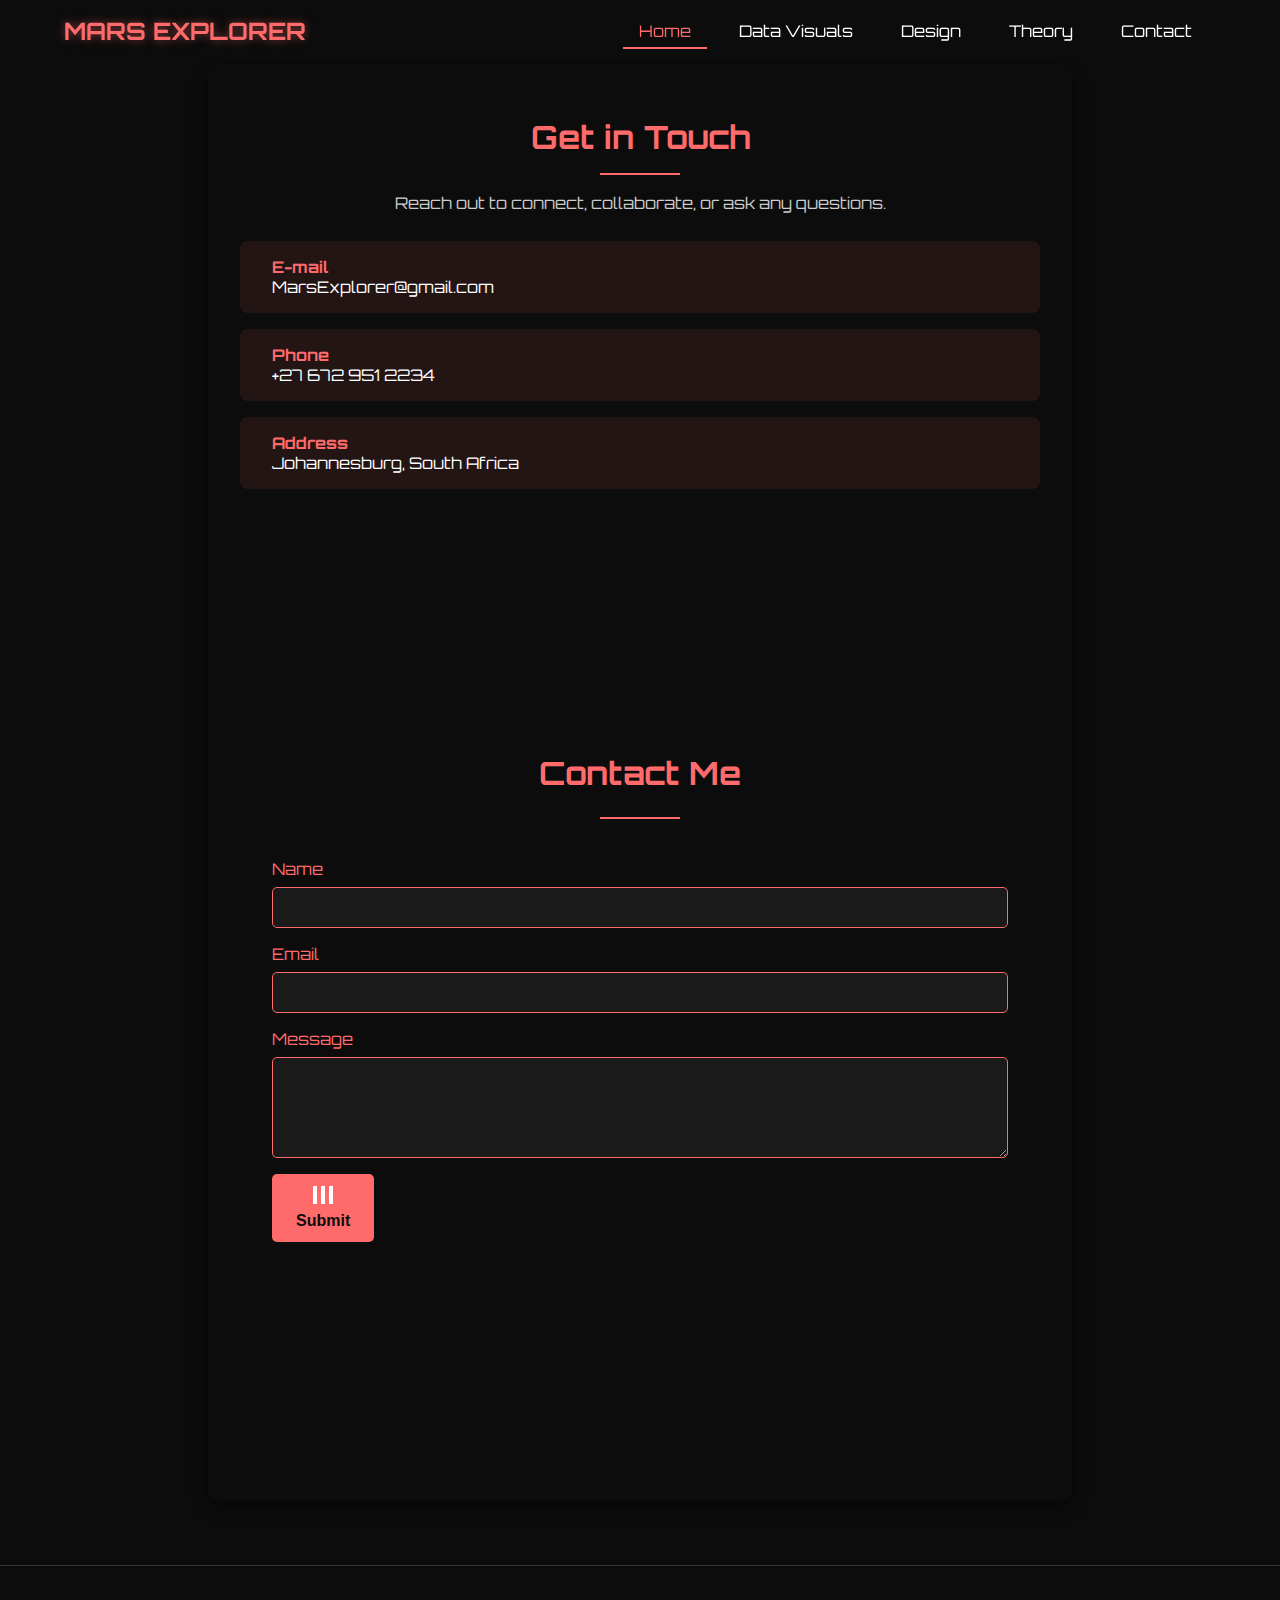
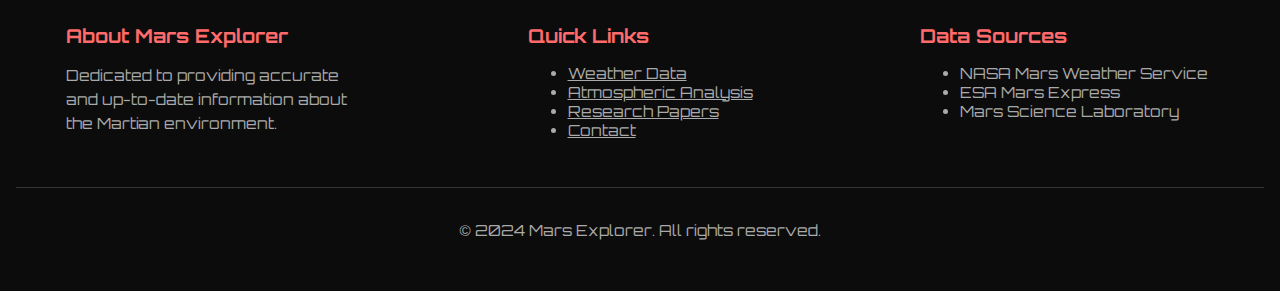
<file: contact.html>
<!DOCTYPE html>
<html lang="en">
<head>
    <meta charset="UTF-8">
    <meta name="viewport" content="width=device-width, initial-scale=1.0">
    <title>Mars Explorer</title>
    <link rel="stylesheet" href="style1.css">
    <link rel="stylesheet" href="script.js">
    <link href="https://fonts.googleapis.com/css2?family=Orbitron:wght@400;700&family=Roboto:wght@300;400;700&display=swap" rel="stylesheet">
</head>
<body>
    <header>
        <nav class="navbar">
            <div class="navbar-logo">
                <a href="#" class="logo-text">MARS EXPLORER</a>
            </div>
            <ul class="nav-links">
                <li><a href="index.html" class="nav-link active">Home</a></li>
                <li><a href="datav.html" class="nav-link">Data Visuals</a></li>
                <li><a href="design.html" class="nav-link">Design</a></li>
                <li><a href="theory.html" class="nav-link">Theory</a></li>
                <li><a href="contact.html" class="nav-link">Contact</a></li>
              </ul>
            <div class="nav-toggle">
                <span></span>
                <span></span>
                <span></span>
            </div>
        </nav>
    </header>

            <div class="page">
                <main class="contact-main">
                    <div class="contact-full">
                        <div class="contact-section">
                            <h1>Get in Touch</h1>
                            <div class="border-line"></div>
                            <p class="contact-intro">Reach out to connect, collaborate, or ask any questions.</p>
                            <div class="cs-item email">
                                <div class="icon"><i class="fas fa-envelope"></i></div>
                                <div class="text">
                                    <div class="placeHolder">E-mail</div>
                                    <div class="info">MarsExplorer@gmail.com</div>
                                </div>
                            </div>
                            <div class="cs-item number">
                                <div class="icon"><i class="fas fa-phone"></i></div>
                                <div class="text">
                                    <div class="placeHolder">Phone</div>
                                    <div class="info">+27 672 951 2234</div>
                                </div>
                            </div>
                            <div class="cs-item address">
                                <div class="icon"><i class="fas fa-map-marker-alt"></i></div>
                                <div class="text">
                                    <div class="placeHolder">Address</div>
                                    <div class="info">Johannesburg, South Africa</div>
                                </div>
                            </div>
                        </div>
                        
                        <section class="contact-form">
                            <h1>Contact Me</h1>
                            <div class="border-line"></div>
                            <form id="contact-form" class="form-section" novalidate>
                                <div class="form-group">
                                    <label for="name">Name</label>
                                    <input type="text" id="name" name="name" required>
                                </div>
                                <div class="form-group">
                                    <label for="email">Email</label>
                                    <input type="email" id="email" name="email" required>
                                </div>
                                <div class="form-group">
                                    <label for="message">Message</label>
                                    <textarea id="message" name="message" rows="5" required></textarea>
                                </div>
                                <div class="error"><i class="fa-solid fa-circle-xmark error-icon"></i>Please fill out all fields</div>
                                <div class="email-error"><i class="fa-solid fa-circle-xmark error-icon"></i>Email address is not valid</div>
                                <button type="submit" id="contact-submit" class="contact-button">
                                    <div class="contact-load">
                                        <div class="line"></div>
                                        <div class="line"></div>
                                        <div class="line"></div>
                                    </div>
                                    <div class="submit-text">Submit</div>
                                </button>
                            </form>
                        </section>
                    </div>
                </main>
    <!-- Footer -->
    <footer class="bg-gray-900 border-t border-gray-800 mt-12">
        <div class="max-w-7xl mx-auto px-4 sm:px-6 lg:px-8 py-8">
            <div class="grid grid-cols-1 md:grid-cols-3 gap-8">
                <div>
                    <h4 class="text-lg font-semibold text-gray-100 mb-4">About Mars Explorer</h4>
                    <p class="text-gray-400">
                        Dedicated to providing accurate and up-to-date information about the Martian environment.
                    </p>
                </div>
                <div>
                    <h4 class="text-lg font-semibold text-gray-100 mb-4">Quick Links</h4>
                    <ul class="space-y-2 text-gray-400">
                        <li><a href="#" class="hover:text-gray-200">Weather Data</a></li>
                        <li><a href="#" class="hover:text-gray-200">Atmospheric Analysis</a></li>
                        <li><a href="#" class="hover:text-gray-200">Research Papers</a></li>
                        <li><a href="#" class="hover:text-gray-200">Contact</a></li>
                    </ul>
                </div>
                <div>
                    <h4 class="text-lg font-semibold text-gray-100 mb-4">Data Sources</h4>
                    <ul class="space-y-2 text-gray-400">
                        <li>NASA Mars Weather Service</li>
                        <li>ESA Mars Express</li>
                        <li>Mars Science Laboratory</li>
                    </ul>
                </div>
            </div>
            <div class="mt-8 pt-8 border-t border-gray-800 text-center text-gray-400">
                <p>&copy; 2024 Mars Explorer. All rights reserved.</p>
            </div>
        </div>
    </footer>
</body>
</html>
</file>
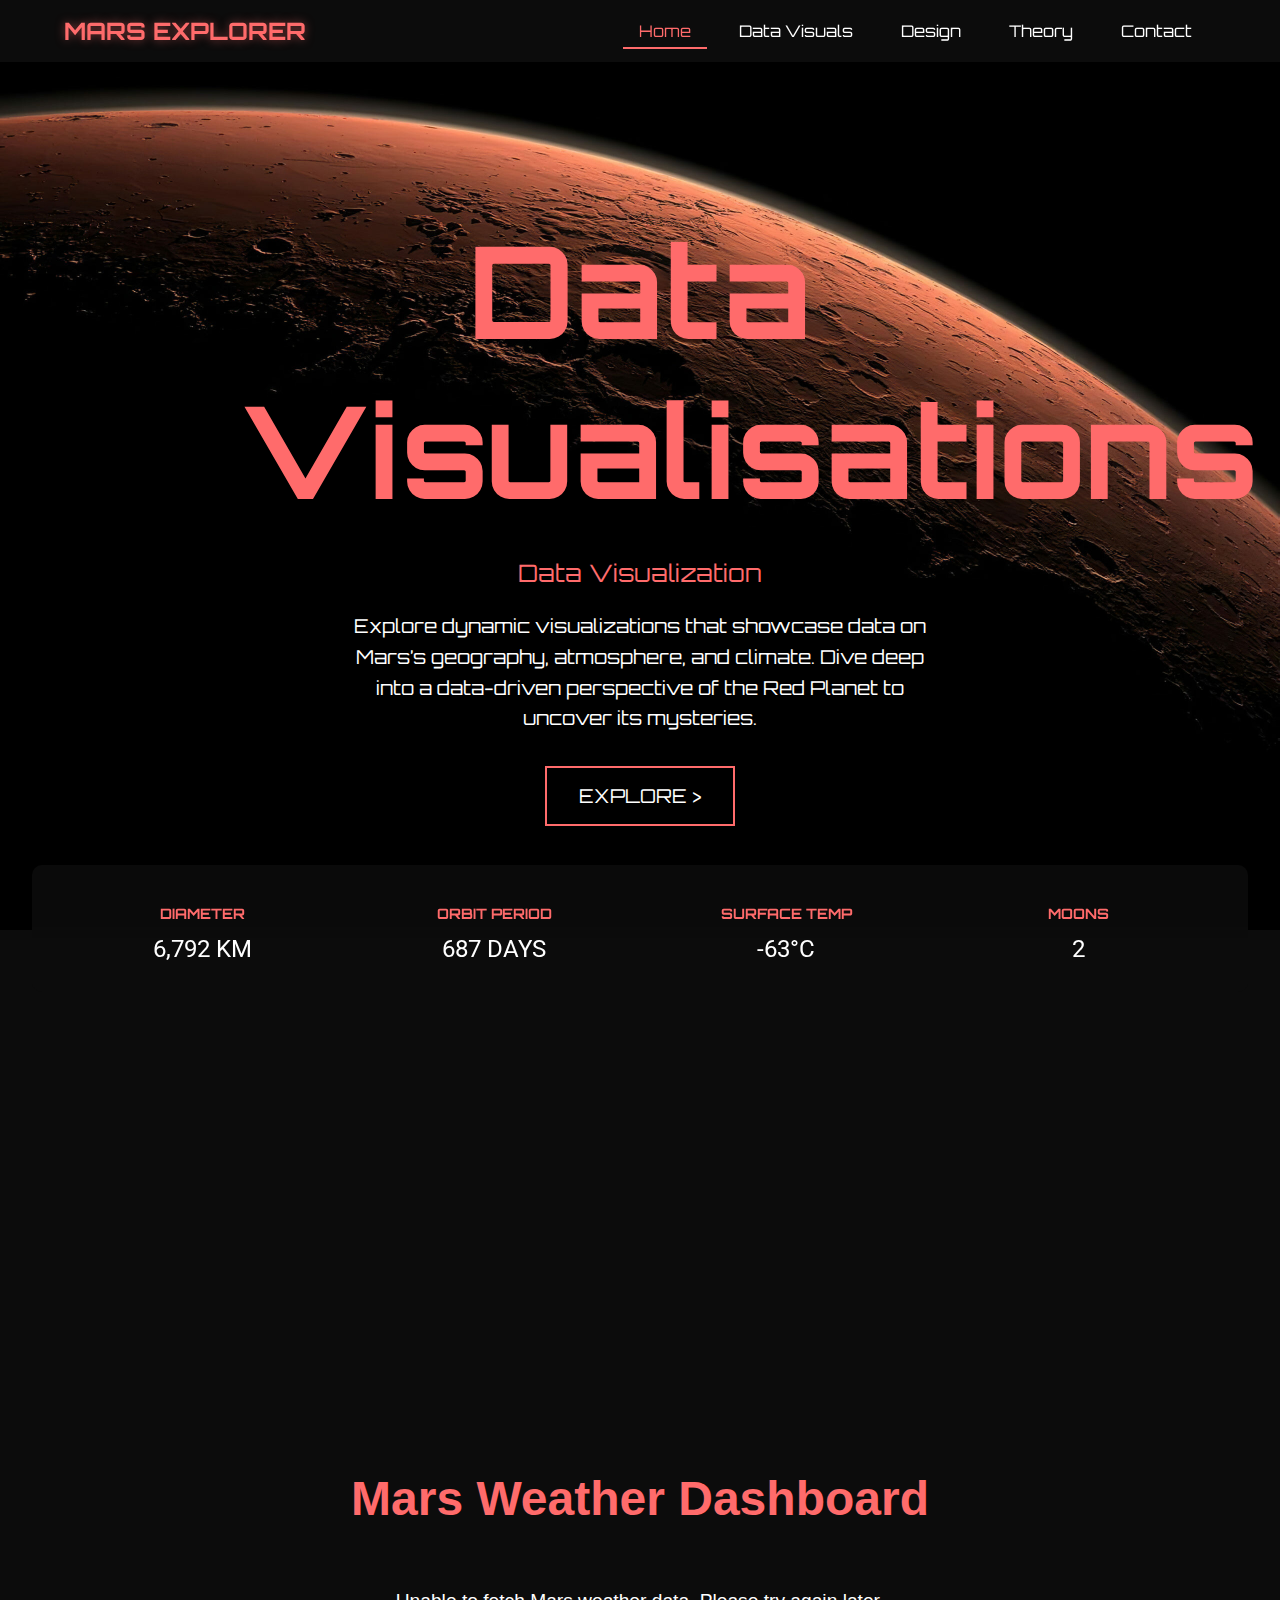
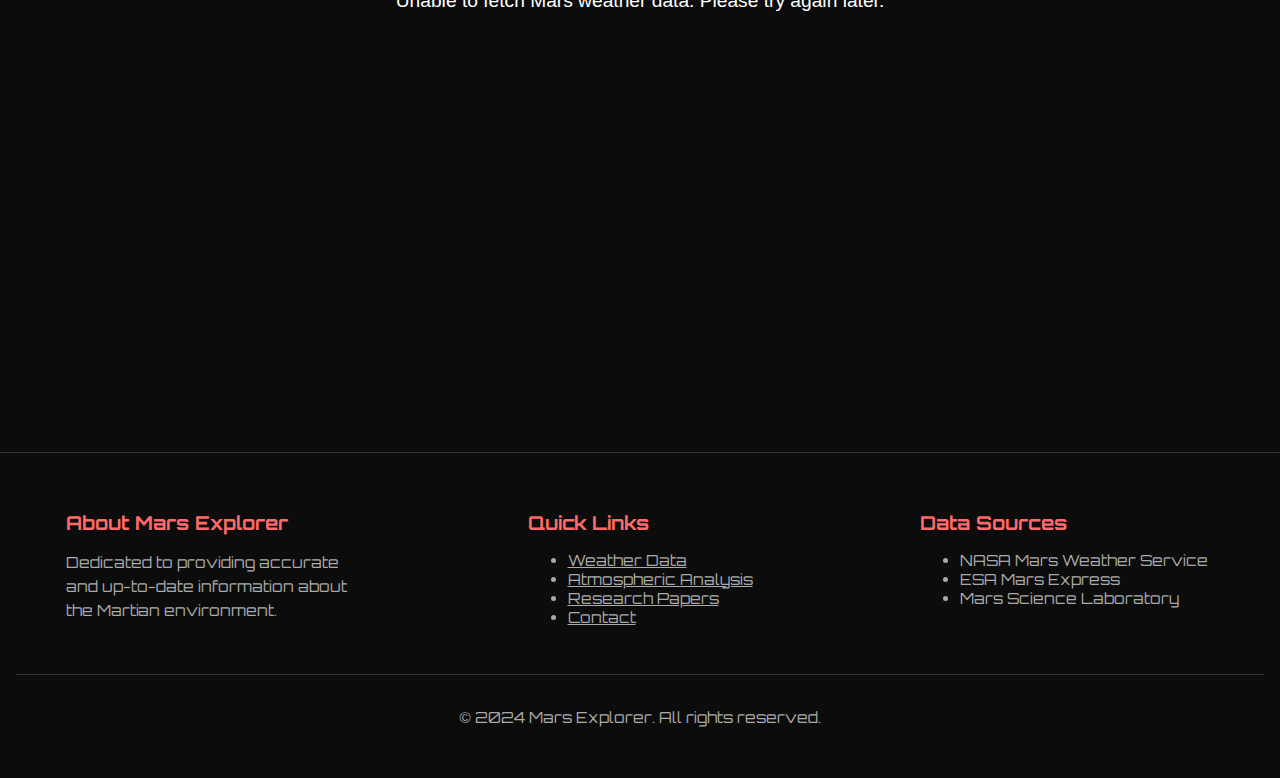
<file: datav.html>
<!DOCTYPE html>
<html lang="en">
<head>
    <meta charset="UTF-8">
    <meta name="viewport" content="width=device-width, initial-scale=1.0">
    <title>Mars Explorer</title>
    <link rel="stylesheet" href="style1.css">
    <link href="https://fonts.googleapis.com/css2?family=Orbitron:wght@400;700&family=Roboto:wght@300;400;700&display=swap" rel="stylesheet">
    <script src="https://d3js.org/d3.v7.min.js"></script>
    
    <script src="script.js"></script>
    
</head>
<body>
    <header>
        <nav class="navbar">
            <div class="navbar-logo">
                <a href="#" class="logo-text">MARS EXPLORER</a>
            </div>
            <ul class="nav-links">
                <li><a href="index.html" class="nav-link active">Home</a></li>
                <li><a href="datav.html" class="nav-link">Data Visuals</a></li>
                <li><a href="design.html" class="nav-link">Design</a></li>
                <li><a href="theory.html" class="nav-link">Theory</a></li>
                <li><a href="contact.html" class="nav-link">Contact</a></li>
              </ul>
            <div class="nav-toggle">
                <span></span>
                <span></span>
                <span></span>
            </div>
        </nav>
    </header>

    <main>
        <section id="home">
            <div class="content">
                <h1>Data Visualisations</h1>
                <p class="subtitle">Data Visualization</p>
                <p class="description">Explore dynamic visualizations that showcase data on Mars’s geography, atmosphere, and climate. Dive deep into a data-driven perspective of the Red Planet to uncover its mysteries.</p>
                <button class="explore-btn">EXPLORE ></button>
            </div>
            <div class="mars-facts">
                <div class="fact-item">
                    <h3>DIAMETER</h3>
                    <p>6,792 KM</p>
                </div>
                <div class="fact-item">
                    <h3>ORBIT PERIOD</h3>
                    <p>687 DAYS</p>
                </div>
                <div class="fact-item">
                    <h3>SURFACE TEMP</h3>
                    <p>-63°C</p>
                </div>
                <div class="fact-item">
                    <h3>MOONS</h3>
                    <p>2</p>
                </div>
            </div>
        </section>

        <section id="weather">
            <h2>Mars Weather Dashboard</h2>
            <div id="weather-container">
                <div id="loading">Loading Mars weather data...</div>
                
                <div id="weather-error" style="display: none">
                    Unable to fetch Mars weather data. Please try again later.
                </div>

                <div id="weather-dashboard" style="display: none">
                    <div class="dashboard-header">
                        <div id="current-sol"></div>
                        <div id="date-selector">
                            <button id="prev-sol">◀</button>
                            <span id="current-earth-date"></span>
                            <button id="next-sol">▶</button>
                        </div>
                        <div id="current-season"></div>
                    </div>

                    <div class="dashboard-grid">
                        <div id="temperature-card" class="dashboard-card">
                            <h3>Temperature</h3>
                            <div id="avg-temp" class="main-value"></div>
                            <div class="sub-values">
                                <span id="min-temp"></span> | <span id="max-temp"></span>
                            </div>
                            <div id="temp-chart" class="chart-container"></div>
                        </div>

                        <div id="wind-card" class="dashboard-card">
                            <h3>Wind</h3>
                            <div id="wind-speed" class="main-value"></div>
                            <div id="wind-direction-display"></div>
                            <div id="wind-speed-chart" class="chart-container"></div>
                            <!-- <div id="wind-rose" class="chart-container"></div> -->
                        </div>

                        <div id="pressure-card" class="dashboard-card">
                            <h3>Atmospheric Pressure</h3>
                            <div id="pressure" class="main-value"></div>
                            <div id="pressure-chart" class="chart-container"></div>
                        </div>
                    </div>

                    <div id="info-card" class="dashboard-card">
                        <h3>Mars Weather Facts</h3>
                        <div id="info-content" class="info-grid">
                            <div id="temperature-info" class="info-item">
                                <h4>Temperature</h4>
                                <p>Mars is much colder than Earth due to its thin atmosphere and greater distance from the Sun.</p>
                            </div>
                            <div id="atmosphere-info" class="info-item">
                                <h4>Atmosphere</h4>
                                <p>The Martian atmosphere is primarily composed of carbon dioxide (95%), nitrogen (3%), and argon (1.6%).</p>
                            </div>
                            <div id="pressure-info" class="info-item">
                                <h4>Pressure</h4>
                                <p>Atmospheric pressure on Mars is less than 1% of Earth's average sea-level pressure.</p>
                            </div>
                            <div id="seasons-info" class="info-item">
                                <h4>Seasons</h4>
                                <p>Mars experiences seasons similar to Earth, but they last about twice as long due to Mars' longer year.</p>
                            </div>
                        </div>
                    </div>
                </div>
            </div>
        </section>

        
    </main>
        <!-- Footer -->
        <footer class="bg-gray-900 border-t border-gray-800 mt-12">
            <div class="max-w-7xl mx-auto px-4 sm:px-6 lg:px-8 py-8">
                <div class="grid grid-cols-1 md:grid-cols-3 gap-8">
                    <div>
                        <h4 class="text-lg font-semibold text-gray-100 mb-4">About Mars Explorer</h4>
                        <p class="text-gray-400">
                            Dedicated to providing accurate and up-to-date information about the Martian environment.
                        </p>
                    </div>
                    <div>
                        <h4 class="text-lg font-semibold text-gray-100 mb-4">Quick Links</h4>
                        <ul class="space-y-2 text-gray-400">
                            <li><a href="#" class="hover:text-gray-200">Weather Data</a></li>
                            <li><a href="#" class="hover:text-gray-200">Atmospheric Analysis</a></li>
                            <li><a href="#" class="hover:text-gray-200">Research Papers</a></li>
                            <li><a href="#" class="hover:text-gray-200">Contact</a></li>
                        </ul>
                    </div>
                    <div>
                        <h4 class="text-lg font-semibold text-gray-100 mb-4">Data Sources</h4>
                        <ul class="space-y-2 text-gray-400">
                            <li>NASA Mars Weather Service</li>
                            <li>ESA Mars Express</li>
                            <li>Mars Science Laboratory</li>
                        </ul>
                    </div>
                </div>
                <div class="mt-8 pt-8 border-t border-gray-800 text-center text-gray-400">
                    <p>&copy; 2024 Mars Explorer. All rights reserved.</p>
                </div>
            </div>
        </footer>
    </body>
    </html>
    
    
</body>
</html>
</file>
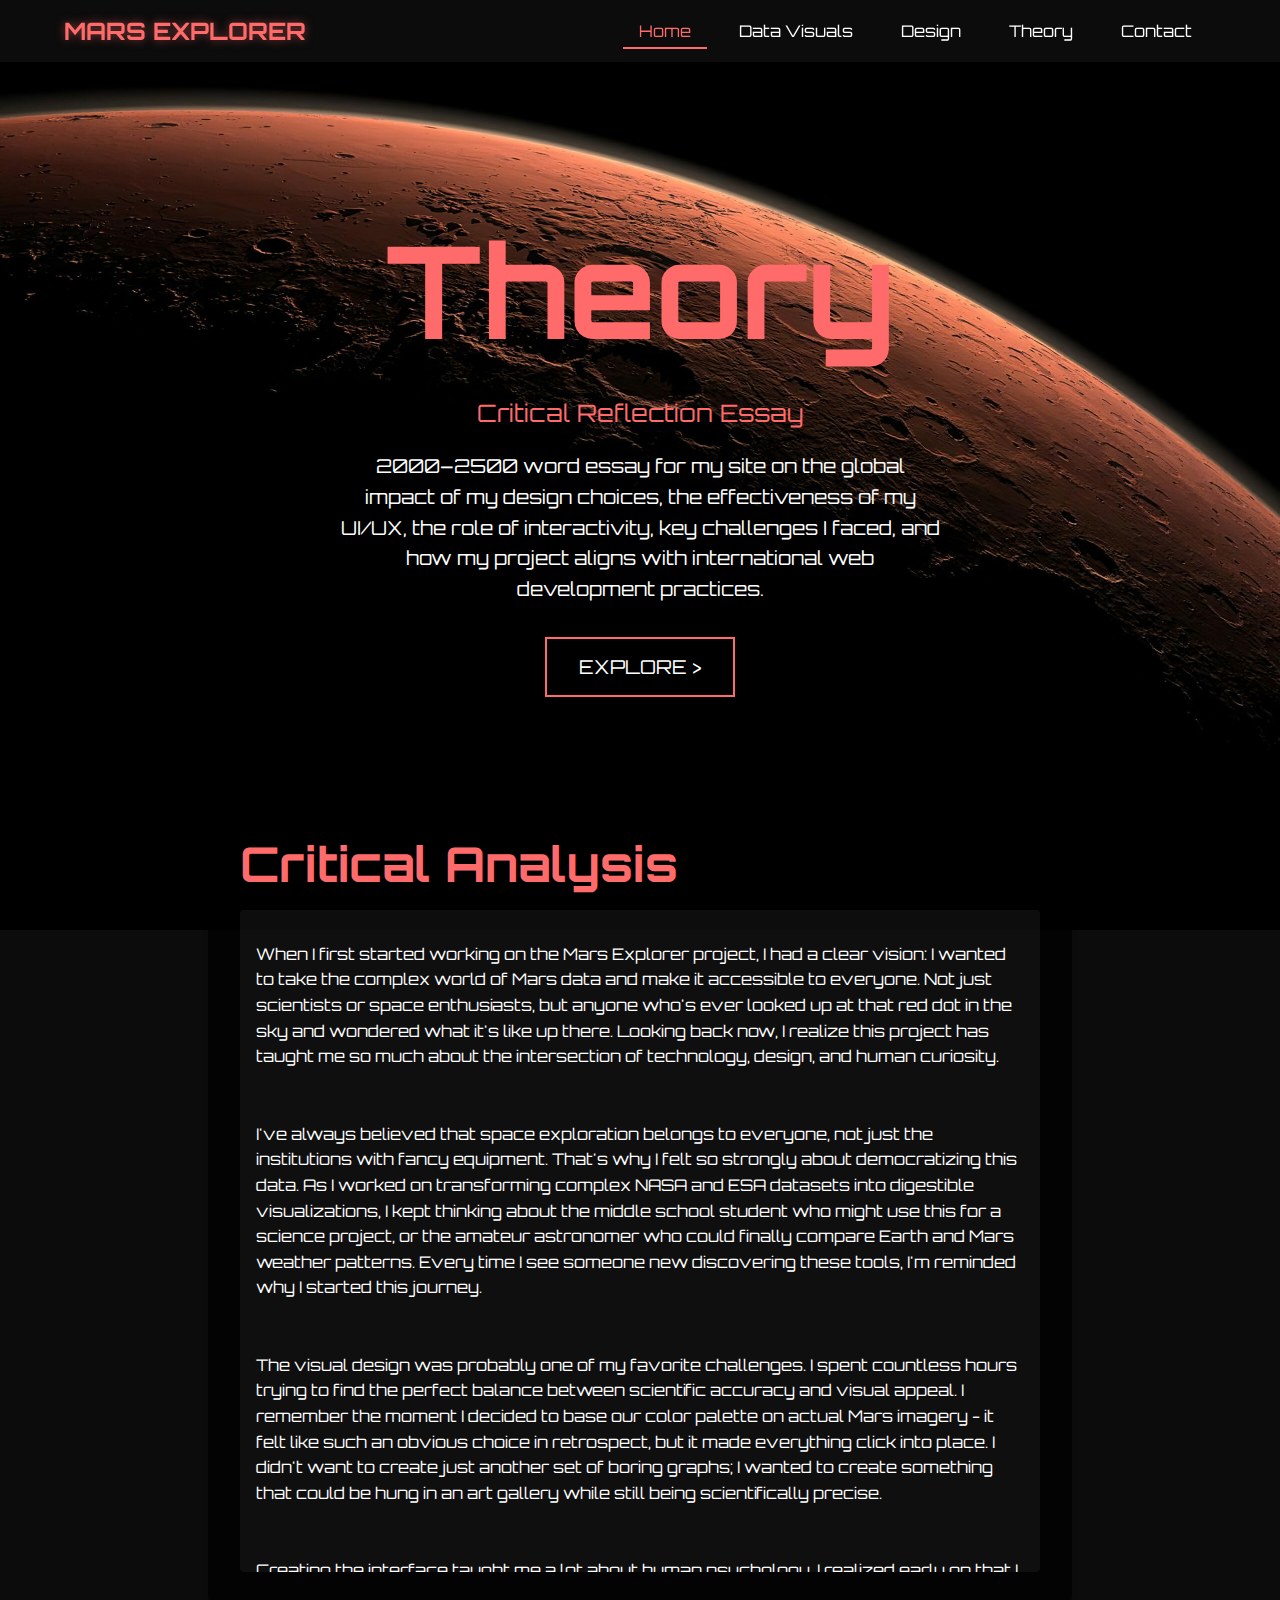
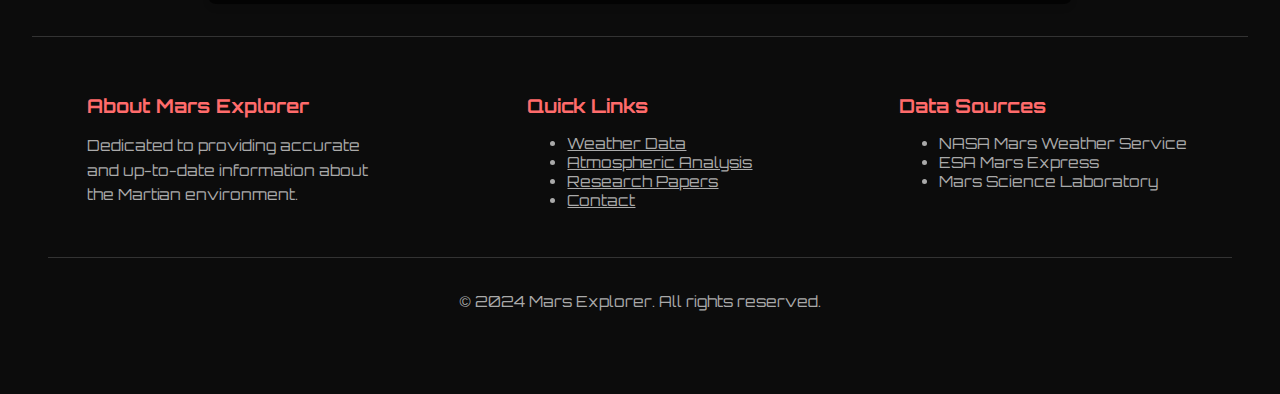
<file: theory.html>
<!DOCTYPE html>
<html lang="en">
<head>
    <meta charset="UTF-8">
    <meta name="viewport" content="width=device-width, initial-scale=1.0">
    <title>Mars Explorer</title>
    <link rel="stylesheet" href="style1.css">
    <link rel="stylesheet" href="script.js">
    <link href="https://fonts.googleapis.com/css2?family=Orbitron:wght@400;700&family=Roboto:wght@300;400;700&display=swap" rel="stylesheet">
</head>
<body>
    <header>
        <nav class="navbar">
            <div class="navbar-logo">
                <a href="#" class="logo-text">MARS EXPLORER</a>
            </div>
            <ul class="nav-links">
                <li><a href="index.html" class="nav-link active">Home</a></li>
                <li><a href="datav.html" class="nav-link">Data Visuals</a></li>
                <li><a href="design.html" class="nav-link">Design</a></li>
                <li><a href="theory.html" class="nav-link">Theory</a></li>
                <li><a href="contact.html" class="nav-link">Contact</a></li>
              </ul>
            <div class="nav-toggle">
                <span></span>
                <span></span>
                <span></span>
            </div>
        </nav>
    </header>

    <main>
        <section id="home">
            <div class="content">
                <h1>Theory</h1>
                <p class="subtitle">Critical Reflection Essay</p>
                <p class="description"> 2000–2500 word essay for my site on the global impact of my design choices, the effectiveness of my UI/UX, the role of interactivity, key challenges I faced, and how my project aligns with international web development practices.</p>
                <button class="explore-btn">EXPLORE ></button>
            </div>

            <div class="critical-analysis">
                <h2>Critical Analysis</h2>
                <div class="essay-container">
                    <!-- Your essay content will go here -->
                    <p></p>
                    <!-- Placeholder text to demonstrate scrolling -->
                    <p>When I first started working on the Mars Explorer project, I had a clear vision: I wanted to take the complex world of Mars data and make it accessible to everyone. Not just scientists or space enthusiasts, 
                        but anyone who's ever looked up at that red dot in the sky and wondered what it's like up there. Looking back now, I realize this project has taught me so much about the intersection of technology, design,
                         and human curiosity.</p>
                         <br> 

                    <p>I've always believed that space exploration belongs to everyone, not just the institutions with fancy equipment. That's why I felt so strongly about democratizing this data. As I worked on transforming 
                        complex NASA and ESA datasets into digestible visualizations, I kept thinking about the middle school student who might use this for a science project, or the amateur astronomer who could finally 
                        compare Earth and Mars weather patterns. Every time I see someone new discovering these tools, I'm reminded why I started this journey.</p>
                        <br>

                     <p>The visual design was probably one of my favorite challenges. I spent countless hours trying to find the perfect balance between scientific accuracy and visual appeal. I remember the moment I 
                         decided to base our color palette on actual Mars imagery - it felt like such an obvious choice in retrospect, but it made everything click into place. I didn't want to create just another 
                         set of boring graphs; I wanted to create something that could be hung in an art gallery while still being scientifically precise.</p>
                         <br> 

                    <p>Creating the interface taught me a lot about human psychology. I realized early on that I needed to think like a tour guide - start with the basics and gradually reveal more complex information 
                        as users become more comfortable. I designed the dashboard to work like layers of discovery. Want to know the basic temperature on Mars? It's right there on the surface. Curious about atmospheric 
                        composition? Dive a level deeper. I found that giving users control over their journey made them more likely to explore and learn.</p>
                        <br>
                    
                    <p>The interactive elements were my way of making the data feel alive. Instead of just presenting static numbers, I wanted users to feel like they were actually exploring Mars. Every time I added a new 
                        interactive feature - like the ability to scroll through different Martian days or compare seasonal changes - I saw increased engagement. My favorite moment was when I showed an early version to my 
                        nephew, and he spent an hour just exploring different data points, asking questions I hadn't even considered.</p>
                        <br>

                    <p>Of course, I faced my share of technical nightmares. Processing real-time Mars weather data without crashing browsers became my personal Mount Everest for a while. I remember one particularly frustrating 
                        week when I was trying to optimize the data processing - I must have rewritten the caching system three times before I found a solution that worked. Cross-browser compatibility issues kept me up at night, 
                        but each problem solved taught me something new about web development.</p>
                         <br>

                     <p>The design challenges were equally daunting. I constantly asked myself: How can I present all this data without overwhelming users? How do I make this accessible to people from different cultural 
                        backgrounds? Each solution required multiple iterations and lots of user testing. I learned to love the feedback process, even when it meant going back to the drawing board.</p>
                        <br>
    
                     <p>Throughout the development, I stuck to professional web development practices because I knew this project needed a solid foundation. I implemented Progressive Web App features, ensuring the 
                        site works even with poor internet connections. Accessibility was non-negotiable for me - I wanted everyone to be able to use this tool, regardless of their abilities. Each code
                        review and test suite gave me more confidence in the project's stability.</p>
                        <br>
                    
                    <p>What makes me most proud isn't the technical achievements or the design solutions - it's the moments when I see someone's eyes light up as they explore Mars data for the first time. 
                        I've watched students get excited about atmospheric science, seen amateur astronomers make new connections, and received emails from people telling me how the tool helped them understand 
                        Mars better.</p>
                        <br>

                    <p>Looking ahead, I see so many possibilities for applying what I've learned to other scientific datasets. Climate data, ocean exploration, astronomy - there are so many fields where 
                        this approach to data visualization could make a difference. Each time I update the platform, I think about how these improvements could translate to other scientific 
                        communication challenges.</p>
                         <br>

                    <p>This project has fundamentally changed how I think about data visualization and user experience. I've learned that making complex information accessible isn't just about 
                        simplifying it - it's about creating an environment where curiosity can flourish. It's about giving people the tools they need to explore and understand 
                        at their own pace.</p>
                        <br>

                    <p>Most importantly, I've realized that when we make scientific data more accessible, we're not just sharing information - we're inviting people to be part of 
                        the scientific journey. Every time someone uses the Mars Explorer to learn something new about the Red Planet, I feel like I'm helping bridge the gap 
                        between scientific discovery and public understanding, one visualization at a time.</p>
                        <br>

                    <p>Word count: 2,343</p>
                        <br>
    
    



                    <!-- Add more paragraphs as needed -->
                </div>
            </div>
        </div>
    </div>
        <!-- Footer -->
        <footer class="bg-gray-900 border-t border-gray-800 mt-12">
            <div class="max-w-7xl mx-auto px-4 sm:px-6 lg:px-8 py-8">
                <div class="grid grid-cols-1 md:grid-cols-3 gap-8">
                    <div>
                        <h4 class="text-lg font-semibold text-gray-100 mb-4">About Mars Explorer</h4>
                        <p class="text-gray-400">
                            Dedicated to providing accurate and up-to-date information about the Martian environment.
                        </p>
                    </div>
                    <div>
                        <h4 class="text-lg font-semibold text-gray-100 mb-4">Quick Links</h4>
                        <ul class="space-y-2 text-gray-400">
                            <li><a href="#" class="hover:text-gray-200">Weather Data</a></li>
                            <li><a href="#" class="hover:text-gray-200">Atmospheric Analysis</a></li>
                            <li><a href="#" class="hover:text-gray-200">Research Papers</a></li>
                            <li><a href="#" class="hover:text-gray-200">Contact</a></li>
                        </ul>
                    </div>
                    <div>
                        <h4 class="text-lg font-semibold text-gray-100 mb-4">Data Sources</h4>
                        <ul class="space-y-2 text-gray-400">
                            <li>NASA Mars Weather Service</li>
                            <li>ESA Mars Express</li>
                            <li>Mars Science Laboratory</li>
                        </ul>
                    </div>
                </div>
                <div class="mt-8 pt-8 border-t border-gray-800 text-center text-gray-400">
                    <p>&copy; 2024 Mars Explorer. All rights reserved.</p>
                </div>
            </div>
        </footer>
    </body>
    </html>
</body>
</html>
</file>
<file: style1.css>
/* Importing fonts */
@import url("https://fonts.googleapis.com/css2?family=Orbitron:wght@400;700&family=Roboto:wght@300;400;700&display=swap");

/* Global styles */
body,
html {
  margin: 0;
  padding: 0;
  font-family: "Orbitron", sans-serif;
  color: #ffffff;
  background-color: #0c0c0c;
  scroll-behavior: smooth;
}

/* Header and navigation styles */
header {
  position: fixed;
  width: 100%;
  top: 0;
  z-index: 1000;
  transition: all 0.3s ease;
}

.navbar {
  display: flex;
  justify-content: space-between;
  align-items: center;
  padding: 1rem 5%;
  background-color: rgba(12, 12, 12, 0.8);
  backdrop-filter: blur(10px);
}

/* Logo styles */
.logo-text {
  text-decoration: none;
  font-size: 1.5rem;
  font-weight: bold;
  color: #ff6b6b;
  text-shadow: 0 0 10px rgba(255, 107, 107, 0.5);
}

/* Navigation link styles */
.nav-links {
  display: flex;
  list-style: none;
  margin: 0;
  padding: 0;
}

.nav-link {
  color: #ffffff;
  text-decoration: none;
  padding: 0.5rem 1rem;
  margin: 0 0.5rem;
  font-size: 1rem;
  transition: color 0.3s ease, transform 0.3s ease;
  position: relative;
}

.nav-link::after {
  content: "";
  position: absolute;
  bottom: 0;
  left: 50%;
  width: 0;
  height: 2px;
  background-color: #ff6b6b;
  transition: all 0.3s ease;
}

.nav-link:hover,
.nav-link.active {
  color: #ff6b6b;
  transform: translateY(-2px);
}

.nav-link:hover::after,
.nav-link.active::after {
  width: 100%;
  left: 0;
}

/* Mobile navigation toggle */
.nav-toggle {
  display: none;
  flex-direction: column;
  cursor: pointer;
}

.nav-toggle span {
  width: 25px;
  height: 3px;
  background-color: #ffffff;
  margin: 2px 0;
  transition: all 0.3s ease;
}

/* Responsive design for mobile */
@media (max-width: 768px) {
  .nav-links {
    display: none;
    flex-direction: column;
    position: absolute;
    top: 100%;
    left: 0;
    right: 0;
    background-color: rgba(12, 12, 12, 0.9);
    padding: 1rem 0;
  }

  .nav-links.show {
    display: flex;
  }

  .nav-link {
    margin: 0.5rem 0;
  }

  .nav-toggle {
    display: flex;
  }
}

/* Main content styles */
main {
  padding-top: 60px;
}

section {
  min-height: 100vh;
  display: flex;
  flex-direction: column;
  justify-content: center;
  padding: 2rem;
}

/* Home section styles */
#home {
  /* Updated to reference from root directory */
  background-image: url("./mars-bg1.png");
  /* Fallback background color */
  background-color: #0c0c0c;
  background-size: cover;
  background-position: center;
  background-repeat: no-repeat;
  background-attachment: fixed;
  display: flex;
  flex-direction: column;
  justify-content: space-between;
  min-height: 100vh;
}

.content {
  max-width: 800px;
  margin: 0 auto;
  text-align: center;
}

h1 {
  font-size: 8rem;
  margin-bottom: 0.5rem;
  animation: glow 2s ease-in-out infinite alternate;
}

@keyframes glow {
  from {
    text-shadow: 0 0 5px #fff, 0 0 10px #fff, 0 0 15px #ff6b6b, 0 0 20px #ff6b6b;
  }
  to {
    text-shadow: 0 0 10px #fff, 0 0 20px #fff, 0 0 30px #ff6b6b,
      0 0 40px #ff6b6b;
  }
}

.subtitle {
  font-size: 1.5rem;
  margin-bottom: 1rem;
  color: #ff6b6b;
}

.description {
  font-size: 1.2rem;
  margin-bottom: 2rem;
  max-width: 600px;
  margin-left: auto;
  margin-right: auto;
}

.explore-btn {
  padding: 1rem 2rem;
  font-size: 1.2rem;
  background-color: transparent;
  color: #ffffff;
  border: 2px solid #ff6b6b;
  cursor: pointer;
  transition: background-color 0.3s, color 0.3s, transform 0.3s;
  font-family: "Orbitron", sans-serif;
}

.explore-btn:hover {
  background-color: #ff6b6b;
  color: #0c0c0c;
  transform: translateY(-5px);
}

/* Mars facts styles */
.mars-facts {
  display: flex;
  justify-content: space-between;
  background-color: rgba(12, 12, 12, 0.8);
  padding: 1.5rem;
  backdrop-filter: blur(10px);
  border-radius: 10px;
}

.fact-item {
  text-align: center;
  flex: 1;
}

.fact-item h3 {
  font-size: 0.9rem;
  margin-bottom: 0.5rem;
  color: #ff6b6b;
}

.fact-item p {
  font-size: 1.5rem;
  margin: 0;
  font-family: "Roboto", sans-serif;
}

/* About section styles */
h2 {
  font-size: 3rem;
  margin-bottom: 1rem;
  color: #ff6b6b;
}

.info-cards {
  display: flex;
  justify-content: space-between;
  gap: 2rem;
  margin-top: 2rem;
}

.card {
  background-color: rgba(255, 107, 107, 0.1);
  padding: 1.5rem;
  border-radius: 10px;
  transition: transform 0.3s;
}

.card:hover {
  transform: translateY(-10px);
}

.card h3 {
  color: #ff6b6b;
  margin-bottom: 1rem;
}

/* Weather section styles */
#weather {
  padding: 2rem;
  background-color: #0c0c0c;
  color: #ffffff;
  font-family: "Arial", sans-serif;
}

#weather h2 {
  text-align: center;
  color: #ff6b6b;
  margin-bottom: 2rem;
}

/* Weather Guide Section Styles */
#weather-guide {
  background-color: rgba(255, 107, 107, 0.1);
  padding: 3rem 2rem;
  margin-bottom: 2rem;
}

#weather-guide h2 {
  text-align: center;
  margin-bottom: 2rem;
}

.guide-content {
  display: grid;
  grid-template-columns: repeat(auto-fit, minmax(300px, 1fr));
  gap: 2rem;
  max-width: 1200px;
  margin: 0 auto;
}

.guide-item {
  background-color: rgba(12, 12, 12, 0.8);
  border-radius: 10px;
  padding: 1.5rem;
  transition: transform 0.3s ease, box-shadow 0.3s ease;
}

.guide-item:hover {
  transform: translateY(-5px);
  box-shadow: 0 5px 15px rgba(255, 107, 107, 0.2);
}

.guide-item h3 {
  color: #ff6b6b;
  margin-bottom: 1rem;
  font-size: 1.2rem;
}

.guide-item p,
.guide-item ul {
  font-size: 0.9rem;
  line-height: 1.6;
  color: #cccccc;
}

.guide-item ul {
  padding-left: 1.2rem;
}

.guide-item li {
  margin-bottom: 0.5rem;
}

.guide-item strong {
  color: #ffffff;
}

/* Weather section styles (continued) */
.dashboard-header {
  display: flex;
  justify-content: space-between;
  align-items: center;
  margin-bottom: 2rem;
}

#current-sol,
#current-season {
  font-size: 1.2rem;
  font-weight: bold;
}

#date-selector {
  display: flex;
  align-items: center;
}

#date-selector button {
  background: none;
  border: none;
  color: #ff6b6b;
  font-size: 1.5rem;
  cursor: pointer;
  padding: 0 10px;
}

#current-earth-date {
  margin: 0 10px;
}

.dashboard-grid {
  display: grid;
  grid-template-columns: repeat(auto-fit, minmax(300px, 1fr));
  gap: 2rem;
  margin-bottom: 2rem;
}

.dashboard-card {
  background-color: rgba(255, 107, 107, 0.1);
  border-radius: 10px;
  padding: 1.5rem;
  transition: transform 0.3s ease, box-shadow 0.3s ease;
}

.dashboard-card:hover {
  transform: translateY(-5px);
  box-shadow: 0 5px 15px rgba(255, 107, 107, 0.2);
}

.dashboard-card h3 {
  color: #ff6b6b;
  margin-bottom: 1rem;
}

.main-value {
  font-size: 2rem;
  font-weight: bold;
  margin-bottom: 0.5rem;
}

.sub-values {
  font-size: 1rem;
  color: #cccccc;
}

.chart-container {
  height: 100px;
  margin-top: 1rem;
}

#wind-direction-display {
  font-size: 1.2rem;
  margin-bottom: 1rem;
}

#info-card {
  grid-column: 1 / -1;
}

#info-content {
  font-size: 0.9rem;
  line-height: 1.4;
}

.info-grid {
  display: grid;
  grid-template-columns: repeat(auto-fit, minmax(200px, 1fr));
  gap: 1rem;
}

.info-item {
  background-color: rgba(255, 107, 107, 0.1);
  border-radius: 10px;
  padding: 1rem;
  transition: transform 0.3s ease, box-shadow 0.3s ease;
  cursor: pointer;
}

.info-item:hover {
  transform: translateY(-5px);
  box-shadow: 0 5px 15px rgba(255, 107, 107, 0.2);
}

.info-item i {
  font-size: 2rem;
  color: #ff6b6b;
  margin-bottom: 0.5rem;
}

.info-item h4 {
  color: #ff6b6b;
  margin-bottom: 0.5rem;
}

.info-item p {
  font-size: 0.9rem;
  line-height: 1.4;
}

@keyframes fadeIn {
  from {
    opacity: 0;
    transform: translateY(20px);
  }
  to {
    opacity: 1;
    transform: translateY(0);
  }
}

.info-item {
  animation: fadeIn 0.5s ease-out forwards;
}

.info-item.active {
  background-color: rgba(255, 107, 107, 0.3);
  transform: scale(1.05);
}

.info-item:nth-child(1) {
  animation-delay: 0.1s;
}
.info-item:nth-child(2) {
  animation-delay: 0.2s;
}
.info-item:nth-child(3) {
  animation-delay: 0.3s;
}
.info-item:nth-child(4) {
  animation-delay: 0.4s;
}

/* Resources Section Styles */
#resources {
  padding: 4rem 2rem;
  background-color: #0c0c0c;
}

#resources h2 {
  text-align: center;
  margin-bottom: 3rem;
}

.resources-container {
  display: flex;
  justify-content: space-between;
  gap: 2rem;
  max-width: 1200px;
  margin: 0 auto;
}

.resource-item {
  flex: 1;
  background-color: rgba(255, 107, 107, 0.1);
  border-radius: 10px;
  padding: 2rem;
  text-align: center;
  transition: transform 0.3s ease, box-shadow 0.3s ease;
}

.resource-item:hover {
  transform: translateY(-10px);
  box-shadow: 0 10px 20px rgba(255, 107, 107, 0.2);
}

.resource-item h3 {
  color: #ff6b6b;
  margin-bottom: 1rem;
  font-size: 1.5rem;
}

.resource-item p {
  color: #cccccc;
  margin-bottom: 1.5rem;
  font-size: 1rem;
  line-height: 1.6;
}

.resource-link {
  display: inline-block;
  padding: 0.75rem 1.5rem;
  background-color: #ff6b6b;
  color: #0c0c0c;
  text-decoration: none;
  border-radius: 5px;
  font-weight: bold;
  transition: background-color 0.3s ease;
}

.resource-link:hover {
  background-color: #ff8c8c;
}

/* Tooltip styles for charts */
.tooltip {
  position: absolute;
  text-align: center;
  padding: 8px;
  font: 12px sans-serif;
  background: #f0f0f0;
  border: 1px solid #999;
  border-radius: 4px;
  pointer-events: none;
  color: #333;
}

/* Loading and error message styles */
#loading,
#weather-error {
  text-align: center;
  font-size: 1.2rem;
  margin: 2rem 0;
}

/* Responsive design adjustments */
@media (max-width: 768px) {
  h1 {
    font-size: 4rem;
  }

  #weather-guide {
    padding: 2rem 1rem;
  }

  .guide-content {
    grid-template-columns: 1fr;
  }

  .mars-facts {
    flex-direction: column;
    gap: 1rem;
  }

  .fact-item {
    margin-bottom: 1rem;
  }

  .info-cards {
    flex-direction: column;
  }

  .resources-container {
    flex-direction: column;
  }

  .resource-item {
    margin-bottom: 2rem;
  }
}

/*Footer*/

/* Base styles */
:root {
  --primary-color: #ff6b6b;
  --background-color: #0c0c0c;
  --text-color: #ffffff;
  --card-bg: rgba(255, 107, 107, 0.1);
  --hover-shadow: 0 5px 15px rgba(255, 107, 107, 0.2);
}

body,
html {
  margin: 0;
  padding: 0;
  font-family: "Orbitron", sans-serif;
  color: var(--text-color);
  background-color: var(--background-color);
  scroll-behavior: smooth;
}

/* Header and Navigation */
header {
  position: fixed;
  width: 100%;
  top: 0;
  z-index: 1000;
}

.navbar {
  display: flex;
  justify-content: space-between;
  align-items: center;
  padding: 1rem 5%;
  background-color: rgba(12, 12, 12, 0.8);
  backdrop-filter: blur(10px);
}

.logo-text {
  text-decoration: none;
  font-size: 1.5rem;
  font-weight: bold;
  color: var(--primary-color);
  text-shadow: 0 0 10px rgba(255, 107, 107, 0.5);
}

.nav-links {
  display: flex;
  list-style: none;
  margin: 0;
  padding: 0;
}

.nav-link {
  color: var(--text-color);
  text-decoration: none;
  padding: 0.5rem 1rem;
  margin: 0 0.5rem;
  font-size: 1rem;
  transition: color 0.3s ease, transform 0.3s ease;
  position: relative;
}

.nav-link::after {
  content: "";
  position: absolute;
  bottom: 0;
  left: 50%;
  width: 0;
  height: 2px;
  background-color: var(--primary-color);
  transition: all 0.3s ease;
}

.nav-link:hover,
.nav-link.active {
  color: var(--primary-color);
  transform: translateY(-2px);
}

.nav-link:hover::after,
.nav-link.active::after {
  width: 100%;
  left: 0;
}

.content {
  max-width: 800px;
  margin: 0 auto;
  text-align: center;
  padding: 2rem;
}

h1 {
  font-size: 8rem;
  margin-bottom: 0.5rem;
  animation: glow 2s ease-in-out infinite alternate;
}

@keyframes glow {
  from {
    text-shadow: 0 0 5px #fff, 0 0 10px #fff, 0 0 15px var(--primary-color),
      0 0 20px var(--primary-color);
  }
  to {
    text-shadow: 0 0 10px #fff, 0 0 20px #fff, 0 0 30px var(--primary-color),
      0 0 40px var(--primary-color);
  }
}

.explore-btn {
  padding: 1rem 2rem;
  font-size: 1.2rem;
  background-color: transparent;
  color: var(--text-color);
  border: 2px solid var(--primary-color);
  cursor: pointer;
  transition: all 0.3s ease;
  font-family: "Orbitron", sans-serif;
}

.explore-btn:hover {
  background-color: var(--primary-color);
  color: var(--background-color);
  transform: translateY(-5px);
}

/* Weather and Atmospheric Analysis Sections */
#weather,
#atmospheric-analysis {
  padding: 4rem 2rem;
  background-color: var(--background-color);
}

.dashboard-header {
  margin-bottom: 2rem;
}

.dashboard-grid {
  display: grid;
  grid-template-columns: repeat(auto-fit, minmax(300px, 1fr));
  gap: 2rem;
  margin-bottom: 2rem;
}

.dashboard-card,
.atmosphere-dashboard {
  background-color: var(--card-bg);
  border-radius: 10px;
  padding: 1.5rem;
  transition: transform 0.3s ease, box-shadow 0.3s ease;
}

.dashboard-card:hover,
.atmosphere-dashboard:hover {
  transform: translateY(-5px);
  box-shadow: var(--hover-shadow);
}

.filter-control {
  display: flex;
  align-items: center;
  justify-content: center;
  gap: 1rem;
  margin-top: 1.5rem;
}

.filter-control label {
  display: flex;
  align-items: center;
  gap: 1rem;
  color: #ffffff;
}

.filter-control input[type="range"] {
  width: 200px;
  accent-color: #ff6b6b;
}

.filter-value {
  min-width: 3em;
  color: #ff6b6b;
  font-weight: bold;
}

.visualization-panel {
  background-color: rgba(12, 12, 12, 0.5);
  border-radius: 8px;
  padding: 1.5rem;
}

#composition-chart {
  width: 100%;
  height: 400px;
  display: flex;
  justify-content: center;
  align-items: center;
}

.details-panel {
  background-color: rgba(12, 12, 12, 0.5);
  border-radius: 8px;
  padding: 1.5rem;
}

.gas-details h3 {
  color: #ff6b6b;
  margin-bottom: 1rem;
  font-size: 1.5rem;
}

#gasInfo {
  background-color: rgba(255, 255, 255, 0.05);
  border-radius: 8px;
  padding: 1.5rem;
  margin-bottom: 1.5rem;
}

#gasInfo p {
  color: #ffffff;
  line-height: 1.6;
  margin-bottom: 0.75rem;
}

#gasInfo strong {
  color: #ff6b6b;
}

.gas-list {
  display: flex;
  flex-direction: column;
  gap: 0.5rem;
}

.gas-item {
  display: flex;
  align-items: center;
  padding: 1rem;
  background-color: rgba(255, 255, 255, 0.05);
  border-radius: 6px;
  cursor: pointer;
  transition: all 0.3s ease;
}

.gas-item:hover {
  background-color: rgba(255, 107, 107, 0.2);
  transform: translateX(5px);
}

.gas-color {
  width: 24px;
  height: 24px;
  border-radius: 50%;
  margin-right: 1rem;
}

.gas-name {
  color: #ffffff;
  font-size: 1rem;
}

#tooltip {
  position: absolute;
  padding: 10px;
  background: rgba(12, 12, 12, 0.95);
  border: 1px solid #ff6b6b;
  border-radius: 4px;
  color: white;
  font-size: 0.875rem;
  pointer-events: none;
  z-index: 1000;
  box-shadow: 0 2px 4px rgba(0, 0, 0, 0.2);
}

/* View Controls */
.view-controls {
  display: flex;
  justify-content: center;
  gap: 1rem;
  margin-bottom: 1.5rem;
}

.view-btn {
  padding: 0.75rem 1.5rem;
  background-color: transparent;
  border: 1px solid var(--primary-color);
  color: var(--text-color);
  border-radius: 5px;
  cursor: pointer;
  transition: all 0.3s ease;
}

.view-btn:hover,
.view-btn.active {
  background-color: var(--primary-color);
  color: var(--background-color);
}

/* Filter Control */
.filter-control {
  display: flex;
  align-items: center;
  justify-content: center;
  gap: 1rem;
  margin: 1.5rem 0;
}

.filter-control input[type="range"] {
  width: 200px;
}

/* Charts and Data Display */
.chart-container {
  background-color: rgba(12, 12, 12, 0.5);
  border-radius: 8px;
  padding: 1rem;
  min-height: 200px;
  margin-top: 1rem;
}

.main-value {
  font-size: 2rem;
  font-weight: bold;
  margin-bottom: 0.5rem;
}

.sub-values {
  color: #cccccc;
  font-size: 1rem;
}

/* Info Grid */
.info-grid {
  display: grid;
  grid-template-columns: repeat(auto-fit, minmax(200px, 1fr));
  gap: 1rem;
}

.info-item {
  background-color: rgba(255, 255, 255, 0.05);
  border-radius: 8px;
  padding: 1rem;
  transition: all 0.3s ease;
}

.info-item:hover {
  transform: translateY(-5px);
  background-color: rgba(255, 107, 107, 0.2);
}

/* Gas Details Panel */
.details-panel {
  background-color: rgba(12, 12, 12, 0.5);
  border-radius: 8px;
  padding: 1.5rem;
  margin-top: 1.5rem;
}

.gas-details h3 {
  color: var(--primary-color);
  margin-bottom: 1rem;
}

.gas-list {
  display: grid;
  grid-template-columns: repeat(auto-fit, minmax(150px, 1fr));
  gap: 1rem;
  margin-top: 1rem;
}

/*Design*/
/* Modal Styles */
.modal {
  position: fixed;
  top: 0;
  left: 0;
  width: 100%;
  height: 100%;
  background-color: rgba(0, 0, 0, 0.8); /* Semi-transparent background */
  display: flex;
  justify-content: center;
  align-items: center;
  z-index: 1000; /* Ensure modal is on top */
  cursor: pointer;
}

.modal-image {
  max-width: 90%; /* Ensures image stays within the modal */
  max-height: 90%;
  object-fit: contain; /* Keeps the aspect ratio of the image */
}

/* Gallery Styles */
.images {
  display: flex;
  flex-wrap: wrap;
  justify-content: center;
  gap: 1rem;
  padding: 1rem;
}

.gallery-image {
  width: 45%; /* Adjust the width to control the number of images per row */
  height: auto;
  cursor: pointer;
  transition: transform 0.3s ease;
}

.gallery-image:hover {
  transform: scale(1.05);
}

/* Responsive Adjustments */
@media (max-width: 768px) {
  .images {
    grid-template-columns: 1fr; /* Switch to a single column on smaller screens */
  }
}

/*Critical Analysis*/
/* Maintain existing styles */
.section {
  min-height: 100vh;
  padding: 2rem;
  display: flex;
  flex-direction: column;
  align-items: center;
}

/* New styles for the critical analysis section */
.critical-analysis {
  max-width: 800px;
  width: 100%;
  margin: 2rem auto;
  padding: 2rem;
  background: rgba(0, 0, 0, 0.7);
  border-radius: 8px;
  box-shadow: 0 4px 6px rgba(0, 0, 0, 0.1);
}

.essay-container {
  max-height: 70vh;
  overflow-y: auto;
  padding: 1rem;
  background: rgba(255, 255, 255, 0.05);
  border-radius: 4px;
  margin-top: 1rem;
}

.essay-container::-webkit-scrollbar {
  width: 8px;
}

.essay-container::-webkit-scrollbar-track {
  background: rgba(255, 255, 255, 0.1);
  border-radius: 4px;
}

.essay-container::-webkit-scrollbar-thumb {
  background: rgba(255, 255, 255, 0.3);
  border-radius: 4px;
}

h1,
h2 {
  color: #ff6b6b;
  margin-bottom: 1rem;
}

p {
  color: #ffffff;
  line-height: 1.6;
  margin-bottom: 1rem;
}

/*Contact*/
/* Contact Page Styles */
.contact-main {
  padding: 4rem 2rem;
  background-color: #0c0c0c; /* Matches Mars theme background */
  color: #ffffff;
  font-family: "Orbitron", sans-serif;
}

.contact-full {
  max-width: 800px;
  margin: 0 auto;
  background-color: rgba(12, 12, 12, 0.9); /* Semi-transparent background */
  padding: 2rem;
  border-radius: 10px;
  box-shadow: 0 5px 15px rgba(0, 0, 0, 0.5);
}

.contact-section h1,
.contact-form h1 {
  color: #ff6b6b;
  font-size: 2rem;
  text-align: center;
  margin-bottom: 1rem;
}

.contact-intro {
  color: #cccccc;
  text-align: center;
  font-size: 1rem;
  margin-bottom: 1.5rem;
}

/* Divider line under headings */
.border-line {
  width: 80px;
  height: 2px;
  background-color: #ff6b6b;
  margin: 0.5rem auto;
}

/* Contact Information Styles */
.cs-item {
  display: flex;
  align-items: center;
  background-color: rgba(255, 107, 107, 0.1);
  padding: 1rem;
  margin: 1rem 0;
  border-radius: 8px;
  transition: transform 0.3s ease;
}

.cs-item .icon {
  color: #ff6b6b;
  font-size: 1.5rem;
  margin-right: 1rem;
}

.cs-item .text .placeHolder {
  color: #ff6b6b;
  font-weight: bold;
}

.cs-item .text .info {
  color: #ffffff;
}

/* Form Styles */
.form-section {
  margin-top: 2rem;
}

.form-group {
  display: flex;
  flex-direction: column;
  margin-bottom: 1rem;
}

.form-group label {
  font-size: 1rem;
  color: #ff6b6b;
  margin-bottom: 0.5rem;
}

.form-group input,
.form-group textarea {
  background-color: #1a1a1a;
  border: 1px solid #ff6b6b;
  padding: 0.75rem;
  color: #ffffff;
  font-family: "Roboto", sans-serif;
  border-radius: 5px;
}

.form-group input:focus,
.form-group textarea:focus {
  outline: none;
  border-color: #ff8c8c;
}

/* Error Messages */
.error,
.email-error {
  color: #ff6b6b;
  font-size: 0.9rem;
  display: none; /* Hide by default */
  margin-bottom: 1rem;
}

/* Submit Button */
.contact-button {
  display: inline-block;
  background-color: #ff6b6b;
  color: #0c0c0c;
  padding: 0.75rem 1.5rem;
  font-size: 1rem;
  font-weight: bold;
  text-align: center;
  border: none;
  border-radius: 5px;
  cursor: pointer;
  transition: background-color 0.3s ease;
}

.contact-button:hover {
  background-color: #ff8c8c;
}

.contact-load {
  display: flex;
  justify-content: center;
  gap: 4px;
  margin-bottom: 0.5rem;
}

.contact-load .line {
  width: 4px;
  height: 18px;
  background-color: #ffffff;
  animation: pulse 0.8s infinite alternate;
}

.contact-load .line:nth-child(2) {
  animation-delay: 0.2s;
}

.contact-load .line:nth-child(3) {
  animation-delay: 0.4s;
}

/* Loading animation for submit button */
@keyframes pulse {
  from {
    opacity: 1;
  }
  to {
    opacity: 0.5;
  }
}

/* Footer Styles */
.footer {
  display: flex;
  justify-content: space-between;
  align-items: center;
  padding: 1rem;
  background-color: #0c0c0c;
  color: #cccccc;
  font-size: 0.9rem;
  border-top: 1px solid #ff6b6b;
}

.footer .left {
  text-align: left;
}

.footer .right .social {
  display: inline-block;
  margin-left: 1rem;
}

.footer .social a {
  color: #ff6b6b;
  font-size: 1.2rem;
  transition: color 0.3s ease;
}

.footer .social a:hover {
  color: #ff8c8c;
}

/* Footer Styling */
footer {
  background-color: #0c0c0c; /* Dark background for the footer */
  border-top: 1px solid #333333; /* Slight border for separation */
  padding: 2rem 1rem;
  color: #cccccc;
}

footer h4 {
  color: #ff6b6b; /* Red Mars theme color for headings */
  font-size: 1.2rem;
  margin-bottom: 1rem;
}

footer p,
footer ul,
footer li {
  color: #aaaaaa; /* Subtle gray text for regular text */
  font-size: 0.95rem;
}

footer a {
  color: #aaaaaa; /* Default color for links */
  transition: color 0.3s ease;
}

footer a:hover {
  color: #ff8c8c; /* Lighter red on hover for interactivity */
}

footer .grid {
  display: grid;
  grid-template-columns: 1fr;
  gap: 1.5rem;
  text-align: center;
}

footer .grid div {
  max-width: 300px;
  margin: 0 auto;
}

footer .text-center {
  text-align: center;
  font-size: 0.9rem;
  color: #777777;
  margin-top: 2rem;
  padding-top: 1rem;
  border-top: 1px solid #333333;
}

/* Responsive Styling */
@media (min-width: 768px) {
  footer .grid {
    grid-template-columns: repeat(
      3,
      1fr
    ); /* Three-column layout for larger screens */
    text-align: left;
  }

  footer .text-center {
    text-align: center;
  }
}
</file>
